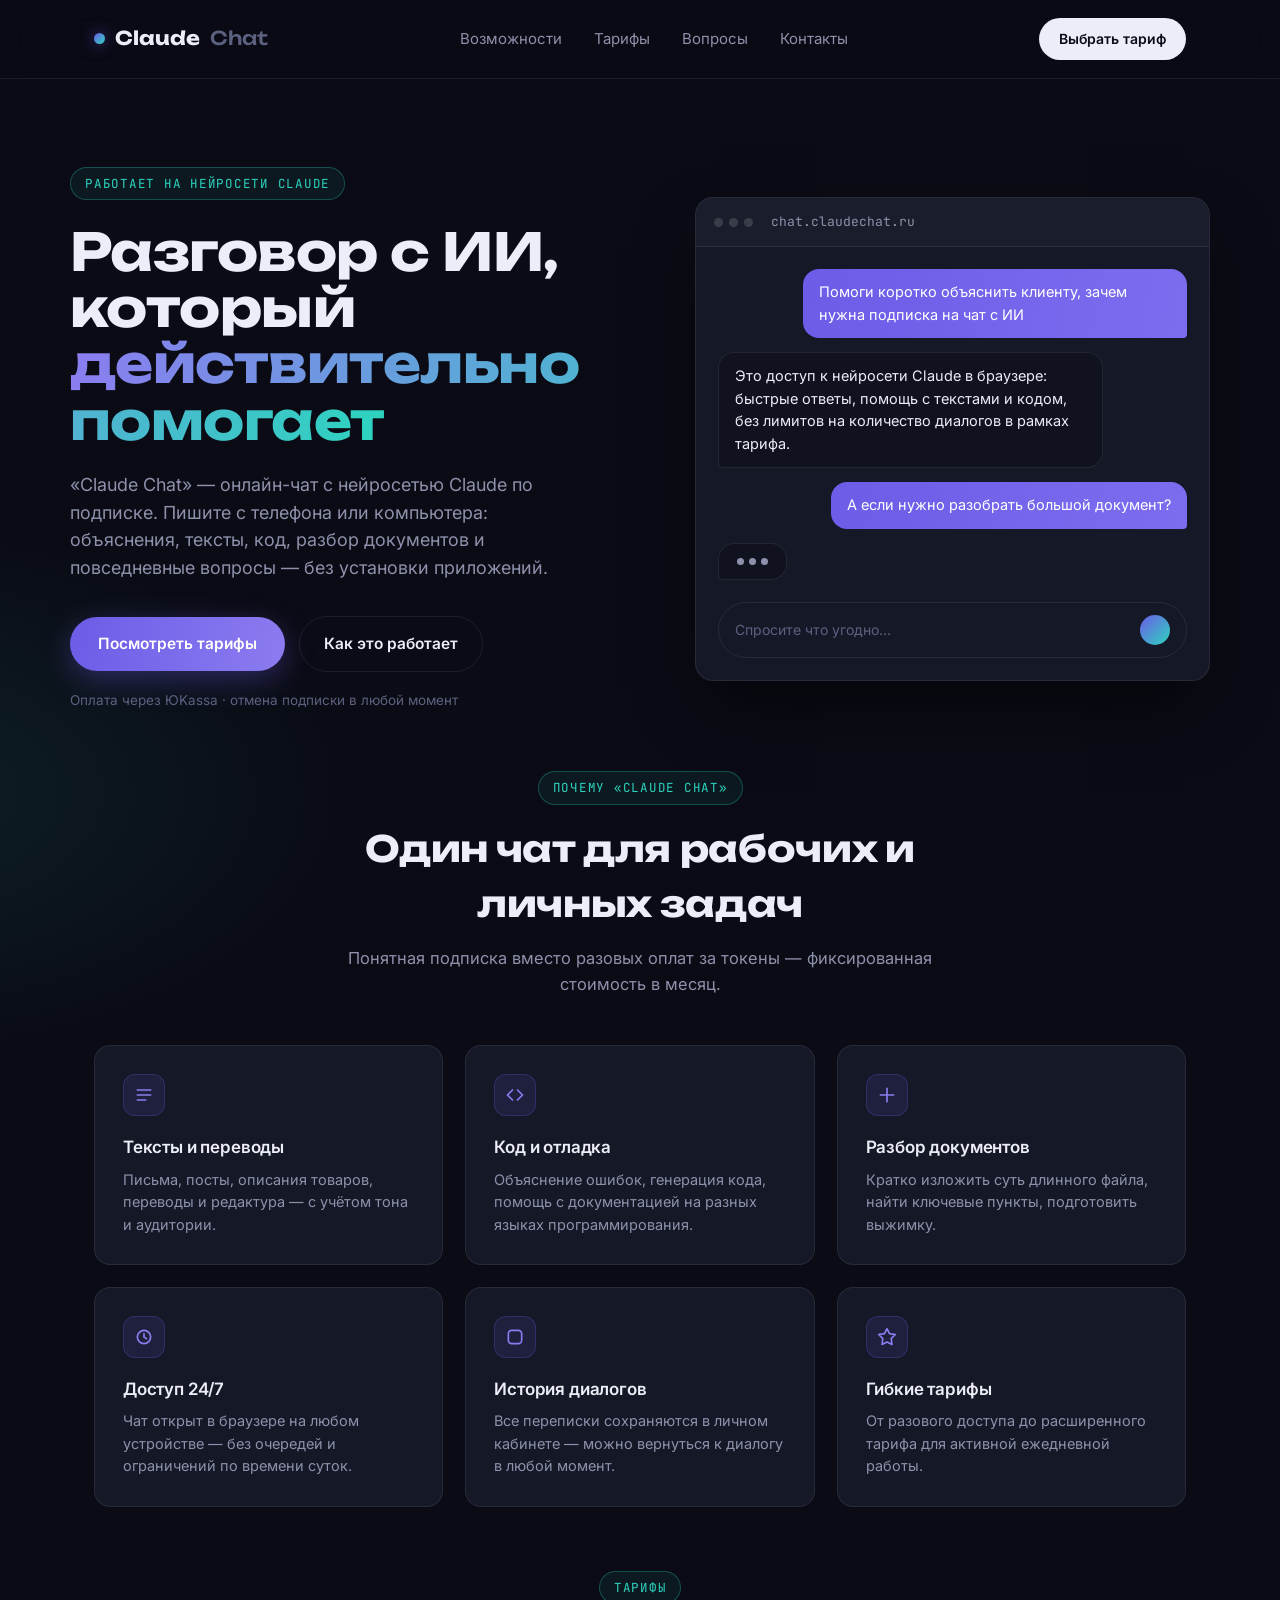
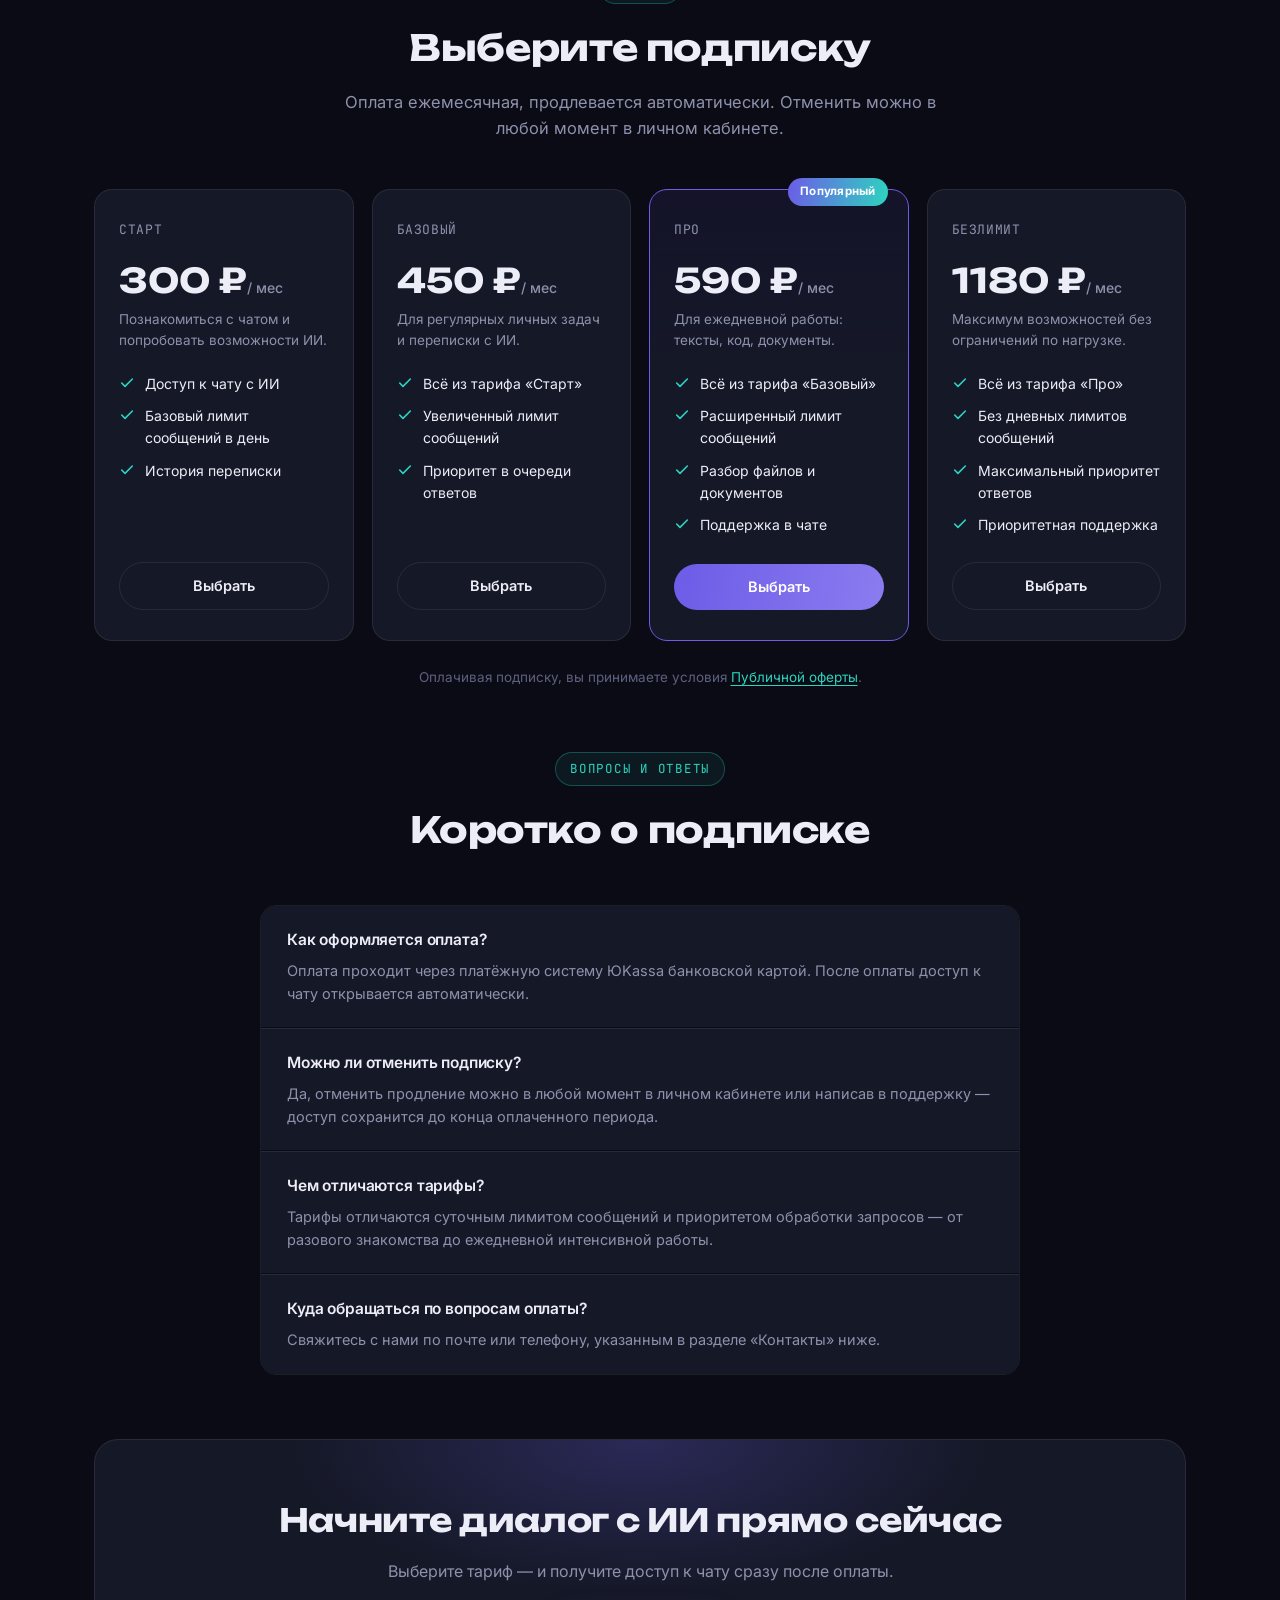
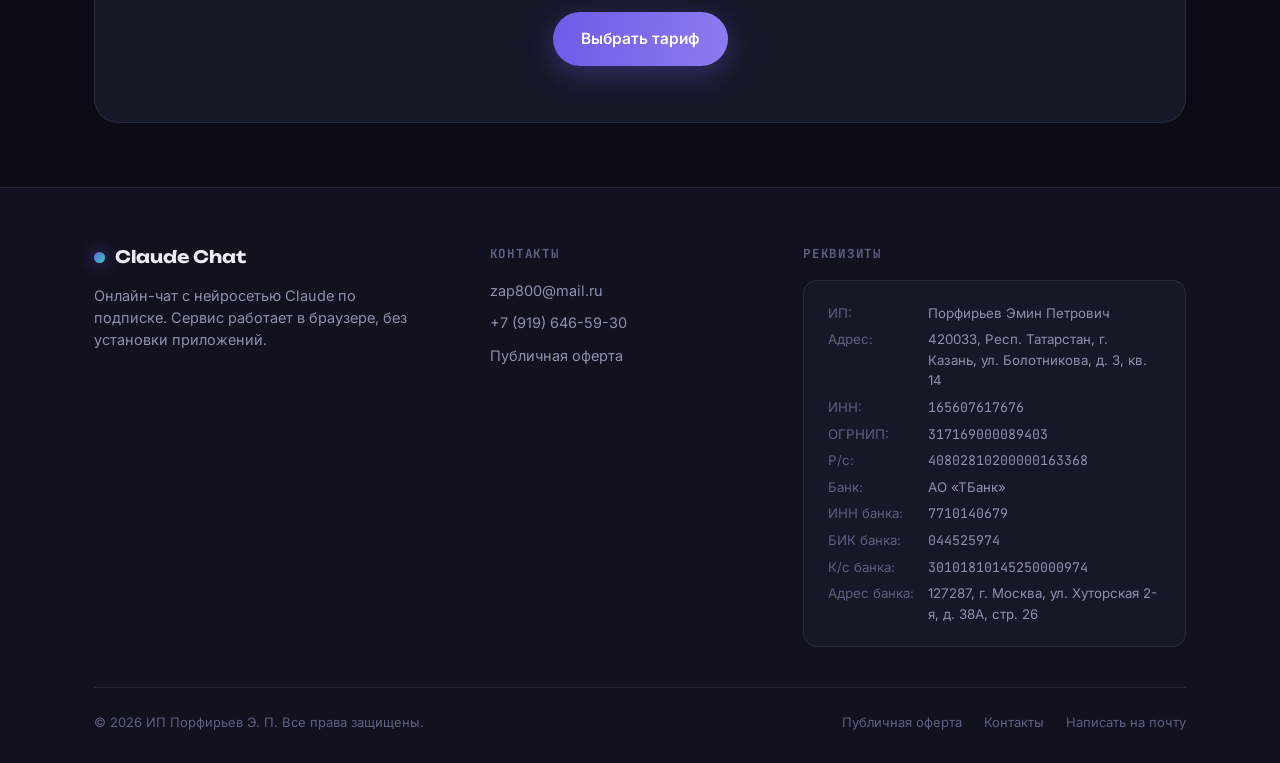
<file: cloude.html>
<!DOCTYPE html>
<html lang="ru">
<head>
<meta charset="UTF-8">
<meta name="viewport" content="width=device-width, initial-scale=1.0">
<link rel="icon" type="image/svg+xml" href="favicon.svg">
<title>Claude Chat — онлайн-чат с нейросетью Claude по подписке</title>
<link rel="preconnect" href="https://fonts.googleapis.com">
<link rel="preconnect" href="https://fonts.gstatic.com" crossorigin>
<link href="https://fonts.googleapis.com/css2?family=Unbounded:wght@500;600;700;800&family=Inter:wght@400;500;600;700&family=JetBrains+Mono:wght@400;500&display=swap" rel="stylesheet">
<style>
  :root{
    --bg: #0A0B14;
    --bg-soft: #10121F;
    --card: #151827;
    --card-hover: #1A1E30;
    --border: rgba(255,255,255,0.08);
    --text: #ECEDF6;
    --muted: #8D91AB;
    --muted-2: #5D6180;
    --accent: #6C5CE7;
    --accent-soft: #8B7CF0;
    --teal: #2DD4BF;
    --radius: 18px;
  }
  *{box-sizing:border-box; margin:0; padding:0;}
  html{scroll-behavior:smooth;}
  body{
    background:
      radial-gradient(1100px 600px at 85% -10%, rgba(108,92,231,0.20), transparent 60%),
      radial-gradient(900px 500px at -10% 20%, rgba(45,212,191,0.10), transparent 55%),
      var(--bg);
    color:var(--text);
    font-family:'Inter', sans-serif;
    line-height:1.55;
    -webkit-font-smoothing:antialiased;
    overflow-x:hidden;
  }
  a{color:inherit; text-decoration:none;}
  .mono{font-family:'JetBrains Mono', monospace;}
  .wrap{max-width:1140px; margin:0 auto; padding:0 24px;}
  h1,h2,h3{font-family:'Unbounded', sans-serif; letter-spacing:-0.01em;}

  /* focus visibility */
  a:focus-visible, button:focus-visible{outline:2px solid var(--teal); outline-offset:3px; border-radius:6px;}

  /* ---------- HEADER ---------- */
  header{
    position:sticky; top:0; z-index:50;
    background:rgba(10,11,20,0.72);
    backdrop-filter:blur(14px);
    border-bottom:1px solid var(--border);
  }
  .nav{display:flex; align-items:center; justify-content:space-between; padding:18px 24px;}
  .logo{display:flex; align-items:center; gap:10px; font-family:'Unbounded'; font-weight:700; font-size:19px;}
  .logo-dot{
    width:11px; height:11px; border-radius:50%;
    background:linear-gradient(135deg, var(--accent), var(--teal));
    box-shadow:0 0 16px rgba(108,92,231,0.7);
    flex-shrink:0;
  }
  .nav-links{display:flex; gap:32px; font-size:15px; color:var(--muted);}
  .nav-links a:hover{color:var(--text);}
  .nav-cta{
    background:var(--text); color:var(--bg); padding:10px 20px; border-radius:100px;
    font-weight:600; font-size:14px; white-space:nowrap;
  }
  .nav-cta:hover{background:var(--teal);}
  .burger{display:none;}

  /* ---------- HERO ---------- */
  .hero{
    padding:88px 0 60px;
    display:grid; grid-template-columns:1.05fr 0.95fr; gap:56px; align-items:center;
  }
  .eyebrow{
    display:inline-flex; align-items:center; gap:8px;
    font-family:'JetBrains Mono'; font-size:12.5px; letter-spacing:0.06em; text-transform:uppercase;
    color:var(--teal); border:1px solid rgba(45,212,191,0.3); background:rgba(45,212,191,0.07);
    padding:6px 14px; border-radius:100px; margin-bottom:24px;
  }
  .hero h1{
    font-size:clamp(34px, 4.4vw, 52px); font-weight:700; line-height:1.08; margin-bottom:22px;
  }
  .hero h1 .grad{
    background:linear-gradient(100deg, var(--accent-soft), var(--teal));
    -webkit-background-clip:text; background-clip:text; color:transparent;
  }
  .hero p.lead{color:var(--muted); font-size:18px; max-width:520px; margin-bottom:34px;}
  .hero-actions{display:flex; gap:14px; flex-wrap:wrap; align-items:center;}
  .btn-primary{
    background:linear-gradient(100deg, var(--accent), #8B7CF0);
    color:#fff; padding:15px 28px; border-radius:100px; font-weight:600; font-size:15.5px;
    box-shadow:0 8px 30px rgba(108,92,231,0.35);
    border:none; cursor:pointer; display:inline-block;
    transition:transform .18s ease, box-shadow .18s ease;
  }
  .btn-primary:hover{transform:translateY(-2px); box-shadow:0 12px 34px rgba(108,92,231,0.5);}
  .btn-ghost{
    color:var(--text); padding:15px 24px; border-radius:100px; font-weight:600; font-size:15.5px;
    border:1px solid var(--border);
  }
  .btn-ghost:hover{border-color:var(--muted-2);}
  .hero-note{margin-top:18px; font-size:13.5px; color:var(--muted-2);}

  /* ---------- CHAT MOCKUP (signature element) ---------- */
  .chat-mock{
    background:var(--card); border:1px solid var(--border); border-radius:var(--radius);
    padding:0; overflow:hidden;
    box-shadow:0 30px 70px -20px rgba(0,0,0,0.6);
  }
  .chat-bar{
    display:flex; align-items:center; gap:8px; padding:14px 18px;
    border-bottom:1px solid var(--border); background:rgba(255,255,255,0.02);
  }
  .chat-bar .dots{display:flex; gap:6px;}
  .chat-bar .dots span{width:9px; height:9px; border-radius:50%; background:rgba(255,255,255,0.14);}
  .chat-bar .title{margin-left:10px; font-size:13px; color:var(--muted); font-family:'JetBrains Mono';}
  .chat-body{padding:22px; display:flex; flex-direction:column; gap:14px;}
  .bubble{max-width:82%; padding:12px 16px; border-radius:16px; font-size:14.5px;}
  .bubble.user{
    align-self:flex-end; background:linear-gradient(100deg, var(--accent), #7C6DEF); color:#fff;
    border-bottom-right-radius:4px;
  }
  .bubble.ai{
    align-self:flex-start; background:var(--bg-soft); border:1px solid var(--border); color:var(--text);
    border-bottom-left-radius:4px;
  }
  .typing{display:flex; gap:5px; align-self:flex-start; background:var(--bg-soft); border:1px solid var(--border);
    padding:14px 18px; border-radius:16px; border-bottom-left-radius:4px;}
  .typing span{width:7px; height:7px; border-radius:50%; background:var(--muted); animation:blink 1.3s infinite ease-in-out;}
  .typing span:nth-child(2){animation-delay:.18s;}
  .typing span:nth-child(3){animation-delay:.36s;}
  @keyframes blink{0%,80%,100%{opacity:.25; transform:translateY(0);} 40%{opacity:1; transform:translateY(-3px);}}
  .chat-input{
    display:flex; align-items:center; gap:10px; margin:0 22px 22px; padding:12px 16px;
    border:1px solid var(--border); border-radius:100px; color:var(--muted-2); font-size:14px;
  }
  .chat-input .send{
    margin-left:auto; width:30px; height:30px; border-radius:50%;
    background:linear-gradient(135deg, var(--accent), var(--teal)); flex-shrink:0;
  }

  @media (prefers-reduced-motion: reduce){
    .typing span{animation:none; opacity:.6;}
  }

  /* ---------- SECTIONS ---------- */
  section{padding:70px 0;}
  .section-head{max-width:640px; margin:0 auto 48px; text-align:center;}
  .section-head .eyebrow{margin-bottom:16px;}
  .section-head h2{font-size:clamp(26px, 3.2vw, 36px); margin-bottom:14px;}
  .section-head p{color:var(--muted); font-size:16.5px;}

  /* features */
  .features{display:grid; grid-template-columns:repeat(3, 1fr); gap:22px;}
  .feature{
    background:var(--card); border:1px solid var(--border); border-radius:16px; padding:28px;
  }
  .feature .icon{
    width:42px; height:42px; border-radius:12px; display:flex; align-items:center; justify-content:center;
    background:rgba(108,92,231,0.12); border:1px solid rgba(108,92,231,0.25); margin-bottom:18px;
  }
  .feature h3{font-size:17px; font-weight:600; margin-bottom:8px; font-family:'Inter';}
  .feature p{color:var(--muted); font-size:14.5px;}

  /* pricing */
  .price-grid{display:grid; grid-template-columns:repeat(4, 1fr); gap:18px;}
  .plan{
    background:var(--card); border:1px solid var(--border); border-radius:var(--radius);
    padding:30px 24px; display:flex; flex-direction:column; position:relative;
    transition:transform .18s ease, border-color .18s ease;
  }
  .plan:hover{transform:translateY(-4px); border-color:rgba(108,92,231,0.4);}
  .plan.featured{border-color:var(--accent); background:linear-gradient(180deg, rgba(108,92,231,0.10), var(--card) 40%);}
  .plan .tag{
    position:absolute; top:-12px; right:20px; background:linear-gradient(100deg, var(--accent), var(--teal));
    color:#fff; font-size:11.5px; font-weight:700; padding:5px 12px; border-radius:100px; letter-spacing:.02em;
  }
  .plan .name{font-family:'JetBrains Mono'; font-size:13px; color:var(--muted); text-transform:uppercase; letter-spacing:.05em; margin-bottom:14px;}
  .plan .price{font-family:'Unbounded'; font-size:34px; font-weight:700; margin-bottom:2px;}
  .plan .price span{font-family:'Inter'; font-size:14px; color:var(--muted); font-weight:500;}
  .plan .desc{color:var(--muted); font-size:13.5px; margin-bottom:22px; min-height:36px;}
  .plan ul{list-style:none; display:flex; flex-direction:column; gap:11px; margin-bottom:26px; flex:1;}
  .plan li{font-size:14px; display:flex; gap:10px; align-items:flex-start;}
  .plan li svg{flex-shrink:0; margin-top:2px;}
  .plan .buy{
    text-align:center; padding:12px; border-radius:100px; font-weight:600; font-size:14.5px;
    border:1px solid var(--border); color:var(--text);
  }
  .plan.featured .buy{background:linear-gradient(100deg, var(--accent), #8B7CF0); border:none; color:#fff;}
  .plan .buy:hover{border-color:var(--muted-2);}

  .price-note{text-align:center; color:var(--muted-2); font-size:13.5px; margin-top:26px;}
  .price-note a{color:var(--teal); text-decoration:underline; text-underline-offset:3px;}

  /* faq */
  .faq{max-width:760px; margin:0 auto; display:flex; flex-direction:column; gap:1px; border:1px solid var(--border); border-radius:16px; overflow:hidden;}
  .faq-item{background:var(--card); padding:22px 26px;}
  .faq-item + .faq-item{border-top:1px solid var(--border);}
  .faq-item h3{font-size:15.5px; font-weight:600; margin-bottom:8px; font-family:'Inter';}
  .faq-item p{color:var(--muted); font-size:14.5px;}

  /* CTA band */
  .cta-band{
    background:var(--card); border:1px solid var(--border); border-radius:24px; padding:56px 40px;
    text-align:center; position:relative; overflow:hidden;
  }
  .cta-band::before{
    content:''; position:absolute; inset:0;
    background:radial-gradient(500px 220px at 50% 0%, rgba(108,92,231,0.25), transparent 70%);
  }
  .cta-band h2{position:relative; font-size:clamp(24px,3vw,32px); margin-bottom:14px;}
  .cta-band p{position:relative; color:var(--muted); margin-bottom:28px;}
  .cta-band .btn-primary{position:relative;}

  /* ---------- FOOTER ---------- */
  footer{border-top:1px solid var(--border); padding:56px 0 30px; background:var(--bg-soft);}
  .footer-grid{display:grid; grid-template-columns:1.3fr 1fr 1.4fr; gap:40px; margin-bottom:40px;}
  .footer-col h4{font-family:'JetBrains Mono'; font-size:12.5px; text-transform:uppercase; letter-spacing:.06em; color:var(--muted-2); margin-bottom:16px;}
  .footer-col p, .footer-col a{font-size:14.5px; color:var(--muted); display:block; margin-bottom:10px;}
  .footer-col a:hover{color:var(--teal);}
  .footer-logo{display:flex; align-items:center; gap:10px; font-family:'Unbounded'; font-weight:700; font-size:17px; margin-bottom:14px;}
  .footer-desc{color:var(--muted-2); font-size:13.5px; max-width:320px;}

  .requisites{
    border:1px solid var(--border); border-radius:14px; padding:22px 24px; background:var(--card);
  }
  .requisites dl{display:grid; grid-template-columns:auto 1fr; gap:6px 14px; font-size:13.3px;}
  .requisites dt{color:var(--muted-2); white-space:nowrap;}
  .requisites dd{color:var(--muted);}

  .legal-bar{
    border-top:1px solid var(--border); padding-top:24px; display:flex; justify-content:space-between;
    flex-wrap:wrap; gap:14px; font-size:13px; color:var(--muted-2);
  }
  .legal-bar .links{display:flex; gap:22px; flex-wrap:wrap;}
  .legal-bar a:hover{color:var(--teal);}

  /* ---------- RESPONSIVE ---------- */
  @media (max-width: 920px){
    .hero{grid-template-columns:1fr; padding-top:56px;}
    .features{grid-template-columns:1fr 1fr;}
    .price-grid{grid-template-columns:1fr 1fr;}
    .footer-grid{grid-template-columns:1fr; gap:30px;}
    .nav-links{display:none;}
  }
  @media (max-width: 560px){
    .features{grid-template-columns:1fr;}
    .price-grid{grid-template-columns:1fr;}
    .hero-actions{flex-direction:column; align-items:stretch;}
    .btn-primary, .btn-ghost{text-align:center;}
    .legal-bar{flex-direction:column; align-items:flex-start;}
  }
</style>
</head>
<body>

<header>
  <div class="wrap nav">
    <div class="logo"><span class="logo-dot"></span>Claude<span style="color:var(--muted-2); font-weight:500;"> Chat</span></div>
    <nav class="nav-links">
      <a href="#features">Возможности</a>
      <a href="#pricing">Тарифы</a>
      <a href="#faq">Вопросы</a>
      <a href="#contacts">Контакты</a>
    </nav>
    <a href="#pricing" class="nav-cta">Выбрать тариф</a>
  </div>
</header>

<main>
  <!-- HERO -->
  <section class="hero wrap">
    <div>
      <div class="eyebrow">Работает на нейросети Claude</div>
      <h1>Разговор с ИИ,<br>который <span class="grad">действительно помогает</span></h1>
      <p class="lead">«Claude Chat» — онлайн-чат с нейросетью Claude по подписке. Пишите с телефона или компьютера: объяснения, тексты, код, разбор документов и повседневные вопросы — без установки приложений.</p>
      <div class="hero-actions">
        <a href="#pricing" class="btn-primary">Посмотреть тарифы</a>
        <a href="#faq" class="btn-ghost">Как это работает</a>
      </div>
      <p class="hero-note">Оплата через ЮKassa · отмена подписки в любой момент</p>
    </div>

    <div class="chat-mock" role="img" aria-label="Пример переписки с ИИ-собеседником">
      <div class="chat-bar">
        <div class="dots"><span></span><span></span><span></span></div>
        <div class="title">chat.claudechat.ru</div>
      </div>
      <div class="chat-body">
        <div class="bubble user">Помоги коротко объяснить клиенту, зачем нужна подписка на чат с ИИ</div>
        <div class="bubble ai">Это доступ к нейросети Claude в браузере: быстрые ответы, помощь с текстами и кодом, без лимитов на количество диалогов в рамках тарифа.</div>
        <div class="bubble user">А если нужно разобрать большой документ?</div>
        <div class="typing"><span></span><span></span><span></span></div>
      </div>
      <div class="chat-input">Спросите что угодно…<div class="send"></div></div>
    </div>
  </section>

  <!-- FEATURES -->
  <section id="features" class="wrap">
    <div class="section-head">
      <div class="eyebrow">Почему «Claude Chat»</div>
      <h2>Один чат для рабочих и личных задач</h2>
      <p>Понятная подписка вместо разовых оплат за токены — фиксированная стоимость в месяц.</p>
    </div>
    <div class="features">
      <div class="feature">
        <div class="icon">
          <svg width="20" height="20" viewBox="0 0 24 24" fill="none"><path d="M4 6h16M4 12h16M4 18h10" stroke="#8B7CF0" stroke-width="2" stroke-linecap="round"/></svg>
        </div>
        <h3>Тексты и переводы</h3>
        <p>Письма, посты, описания товаров, переводы и редактура — с учётом тона и аудитории.</p>
      </div>
      <div class="feature">
        <div class="icon">
          <svg width="20" height="20" viewBox="0 0 24 24" fill="none"><path d="M9 6l-6 6 6 6M15 6l6 6-6 6" stroke="#8B7CF0" stroke-width="2" stroke-linecap="round" stroke-linejoin="round"/></svg>
        </div>
        <h3>Код и отладка</h3>
        <p>Объяснение ошибок, генерация кода, помощь с документацией на разных языках программирования.</p>
      </div>
      <div class="feature">
        <div class="icon">
          <svg width="20" height="20" viewBox="0 0 24 24" fill="none"><path d="M12 4v16M4 12h16" stroke="#8B7CF0" stroke-width="2" stroke-linecap="round"/></svg>
        </div>
        <h3>Разбор документов</h3>
        <p>Кратко изложить суть длинного файла, найти ключевые пункты, подготовить выжимку.</p>
      </div>
      <div class="feature">
        <div class="icon">
          <svg width="20" height="20" viewBox="0 0 24 24" fill="none"><circle cx="12" cy="12" r="8" stroke="#8B7CF0" stroke-width="2"/><path d="M12 8v4l3 2" stroke="#8B7CF0" stroke-width="2" stroke-linecap="round"/></svg>
        </div>
        <h3>Доступ 24/7</h3>
        <p>Чат открыт в браузере на любом устройстве — без очередей и ограничений по времени суток.</p>
      </div>
      <div class="feature">
        <div class="icon">
          <svg width="20" height="20" viewBox="0 0 24 24" fill="none"><rect x="4" y="4" width="16" height="16" rx="4" stroke="#8B7CF0" stroke-width="2"/></svg>
        </div>
        <h3>История диалогов</h3>
        <p>Все переписки сохраняются в личном кабинете — можно вернуться к диалогу в любой момент.</p>
      </div>
      <div class="feature">
        <div class="icon">
          <svg width="20" height="20" viewBox="0 0 24 24" fill="none"><path d="M12 2l3 6 7 1-5 5 1 7-6-3-6 3 1-7-5-5 7-1 3-6z" stroke="#8B7CF0" stroke-width="2" stroke-linejoin="round"/></svg>
        </div>
        <h3>Гибкие тарифы</h3>
        <p>От разового доступа до расширенного тарифа для активной ежедневной работы.</p>
      </div>
    </div>
  </section>

  <!-- PRICING -->
  <section id="pricing" class="wrap" style="margin-top:64px;">
    <div class="section-head">
      <div class="eyebrow">Тарифы</div>
      <h2>Выберите подписку</h2>
      <p>Оплата ежемесячная, продлевается автоматически. Отменить можно в любой момент в личном кабинете.</p>
    </div>

    <div class="price-grid">
      <div class="plan">
        <div class="name">Старт</div>
        <div class="price">300 ₽<span>/ мес</span></div>
        <div class="desc">Познакомиться с чатом и попробовать возможности ИИ.</div>
        <ul>
          <li><svg width="16" height="16" viewBox="0 0 24 24" fill="none"><path d="M20 6L9 17l-5-5" stroke="#2DD4BF" stroke-width="2.4" stroke-linecap="round" stroke-linejoin="round"/></svg>Доступ к чату с ИИ</li>
          <li><svg width="16" height="16" viewBox="0 0 24 24" fill="none"><path d="M20 6L9 17l-5-5" stroke="#2DD4BF" stroke-width="2.4" stroke-linecap="round" stroke-linejoin="round"/></svg>Базовый лимит сообщений в день</li>
          <li><svg width="16" height="16" viewBox="0 0 24 24" fill="none"><path d="M20 6L9 17l-5-5" stroke="#2DD4BF" stroke-width="2.4" stroke-linecap="round" stroke-linejoin="round"/></svg>История переписки</li>
        </ul>
        <a href="#contacts" class="buy">Выбрать</a>
      </div>

      <div class="plan">
        <div class="name">Базовый</div>
        <div class="price">450 ₽<span>/ мес</span></div>
        <div class="desc">Для регулярных личных задач и переписки с ИИ.</div>
        <ul>
          <li><svg width="16" height="16" viewBox="0 0 24 24" fill="none"><path d="M20 6L9 17l-5-5" stroke="#2DD4BF" stroke-width="2.4" stroke-linecap="round" stroke-linejoin="round"/></svg>Всё из тарифа «Старт»</li>
          <li><svg width="16" height="16" viewBox="0 0 24 24" fill="none"><path d="M20 6L9 17l-5-5" stroke="#2DD4BF" stroke-width="2.4" stroke-linecap="round" stroke-linejoin="round"/></svg>Увеличенный лимит сообщений</li>
          <li><svg width="16" height="16" viewBox="0 0 24 24" fill="none"><path d="M20 6L9 17l-5-5" stroke="#2DD4BF" stroke-width="2.4" stroke-linecap="round" stroke-linejoin="round"/></svg>Приоритет в очереди ответов</li>
        </ul>
        <a href="#contacts" class="buy">Выбрать</a>
      </div>

      <div class="plan featured">
        <div class="tag">Популярный</div>
        <div class="name">Про</div>
        <div class="price">590 ₽<span>/ мес</span></div>
        <div class="desc">Для ежедневной работы: тексты, код, документы.</div>
        <ul>
          <li><svg width="16" height="16" viewBox="0 0 24 24" fill="none"><path d="M20 6L9 17l-5-5" stroke="#2DD4BF" stroke-width="2.4" stroke-linecap="round" stroke-linejoin="round"/></svg>Всё из тарифа «Базовый»</li>
          <li><svg width="16" height="16" viewBox="0 0 24 24" fill="none"><path d="M20 6L9 17l-5-5" stroke="#2DD4BF" stroke-width="2.4" stroke-linecap="round" stroke-linejoin="round"/></svg>Расширенный лимит сообщений</li>
          <li><svg width="16" height="16" viewBox="0 0 24 24" fill="none"><path d="M20 6L9 17l-5-5" stroke="#2DD4BF" stroke-width="2.4" stroke-linecap="round" stroke-linejoin="round"/></svg>Разбор файлов и документов</li>
          <li><svg width="16" height="16" viewBox="0 0 24 24" fill="none"><path d="M20 6L9 17l-5-5" stroke="#2DD4BF" stroke-width="2.4" stroke-linecap="round" stroke-linejoin="round"/></svg>Поддержка в чате</li>
        </ul>
        <a href="#contacts" class="buy">Выбрать</a>
      </div>

      <div class="plan">
        <div class="name">Безлимит</div>
        <div class="price">1180 ₽<span>/ мес</span></div>
        <div class="desc">Максимум возможностей без ограничений по нагрузке.</div>
        <ul>
          <li><svg width="16" height="16" viewBox="0 0 24 24" fill="none"><path d="M20 6L9 17l-5-5" stroke="#2DD4BF" stroke-width="2.4" stroke-linecap="round" stroke-linejoin="round"/></svg>Всё из тарифа «Про»</li>
          <li><svg width="16" height="16" viewBox="0 0 24 24" fill="none"><path d="M20 6L9 17l-5-5" stroke="#2DD4BF" stroke-width="2.4" stroke-linecap="round" stroke-linejoin="round"/></svg>Без дневных лимитов сообщений</li>
          <li><svg width="16" height="16" viewBox="0 0 24 24" fill="none"><path d="M20 6L9 17l-5-5" stroke="#2DD4BF" stroke-width="2.4" stroke-linecap="round" stroke-linejoin="round"/></svg>Максимальный приоритет ответов</li>
          <li><svg width="16" height="16" viewBox="0 0 24 24" fill="none"><path d="M20 6L9 17l-5-5" stroke="#2DD4BF" stroke-width="2.4" stroke-linecap="round" stroke-linejoin="round"/></svg>Приоритетная поддержка</li>
        </ul>
        <a href="#contacts" class="buy">Выбрать</a>
      </div>
    </div>
    <p class="price-note">Оплачивая подписку, вы принимаете условия <a href="oferta.html">Публичной оферты</a>.</p>
  </section>

  <!-- FAQ -->
  <section id="faq" class="wrap" style="margin-top:64px;">
    <div class="section-head">
      <div class="eyebrow">Вопросы и ответы</div>
      <h2>Коротко о подписке</h2>
    </div>
    <div class="faq">
      <div class="faq-item">
        <h3>Как оформляется оплата?</h3>
        <p>Оплата проходит через платёжную систему ЮKassa банковской картой. После оплаты доступ к чату открывается автоматически.</p>
      </div>
      <div class="faq-item">
        <h3>Можно ли отменить подписку?</h3>
        <p>Да, отменить продление можно в любой момент в личном кабинете или написав в поддержку — доступ сохранится до конца оплаченного периода.</p>
      </div>
      <div class="faq-item">
        <h3>Чем отличаются тарифы?</h3>
        <p>Тарифы отличаются суточным лимитом сообщений и приоритетом обработки запросов — от разового знакомства до ежедневной интенсивной работы.</p>
      </div>
      <div class="faq-item">
        <h3>Куда обращаться по вопросам оплаты?</h3>
        <p>Свяжитесь с нами по почте или телефону, указанным в разделе «Контакты» ниже.</p>
      </div>
    </div>
  </section>

  <!-- CTA -->
  <section class="wrap" style="margin-top:64px;">
    <div class="cta-band">
      <h2>Начните диалог с ИИ прямо сейчас</h2>
      <p>Выберите тариф — и получите доступ к чату сразу после оплаты.</p>
      <a href="#pricing" class="btn-primary">Выбрать тариф</a>
    </div>
  </section>
</main>

<footer id="contacts" style="margin-top:64px;">
  <div class="wrap">
    <div class="footer-grid">
      <div class="footer-col">
        <div class="footer-logo"><span class="logo-dot"></span>Claude Chat</div>
        <p class="footer-desc">Онлайн-чат с нейросетью Claude по подписке. Сервис работает в браузере, без установки приложений.</p>
      </div>

      <div class="footer-col">
        <h4>Контакты</h4>
        <a href="mailto:zap800@mail.ru">zap800@mail.ru</a>
        <a href="tel:+79196465930">+7 (919) 646-59-30</a>
        <a href="oferta.html">Публичная оферта</a>
      </div>

      <div class="footer-col">
        <h4>Реквизиты</h4>
        <div class="requisites">
          <dl>
            <dt>ИП:</dt><dd>Порфирьев Эмин Петрович</dd>
            <dt>Адрес:</dt><dd>420033, Респ. Татарстан, г. Казань, ул. Болотникова, д. 3, кв. 14</dd>
            <dt>ИНН:</dt><dd class="mono">165607617676</dd>
            <dt>ОГРНИП:</dt><dd class="mono">317169000089403</dd>
            <dt>Р/с:</dt><dd class="mono">40802810200000163368</dd>
            <dt>Банк:</dt><dd>АО «ТБанк»</dd>
            <dt>ИНН банка:</dt><dd class="mono">7710140679</dd>
            <dt>БИК банка:</dt><dd class="mono">044525974</dd>
            <dt>К/с банка:</dt><dd class="mono">30101810145250000974</dd>
            <dt>Адрес банка:</dt><dd>127287, г. Москва, ул. Хуторская 2-я, д. 38А, стр. 26</dd>
          </dl>
        </div>
      </div>
    </div>

    <div class="legal-bar">
      <div>© 2026 ИП Порфирьев Э. П. Все права защищены.</div>
      <div class="links">
        <a href="oferta.html">Публичная оферта</a>
        <a href="#contacts">Контакты</a>
        <a href="mailto:zap800@mail.ru">Написать на почту</a>
      </div>
    </div>
  </div>
</footer>

</body>
</html>
</file>
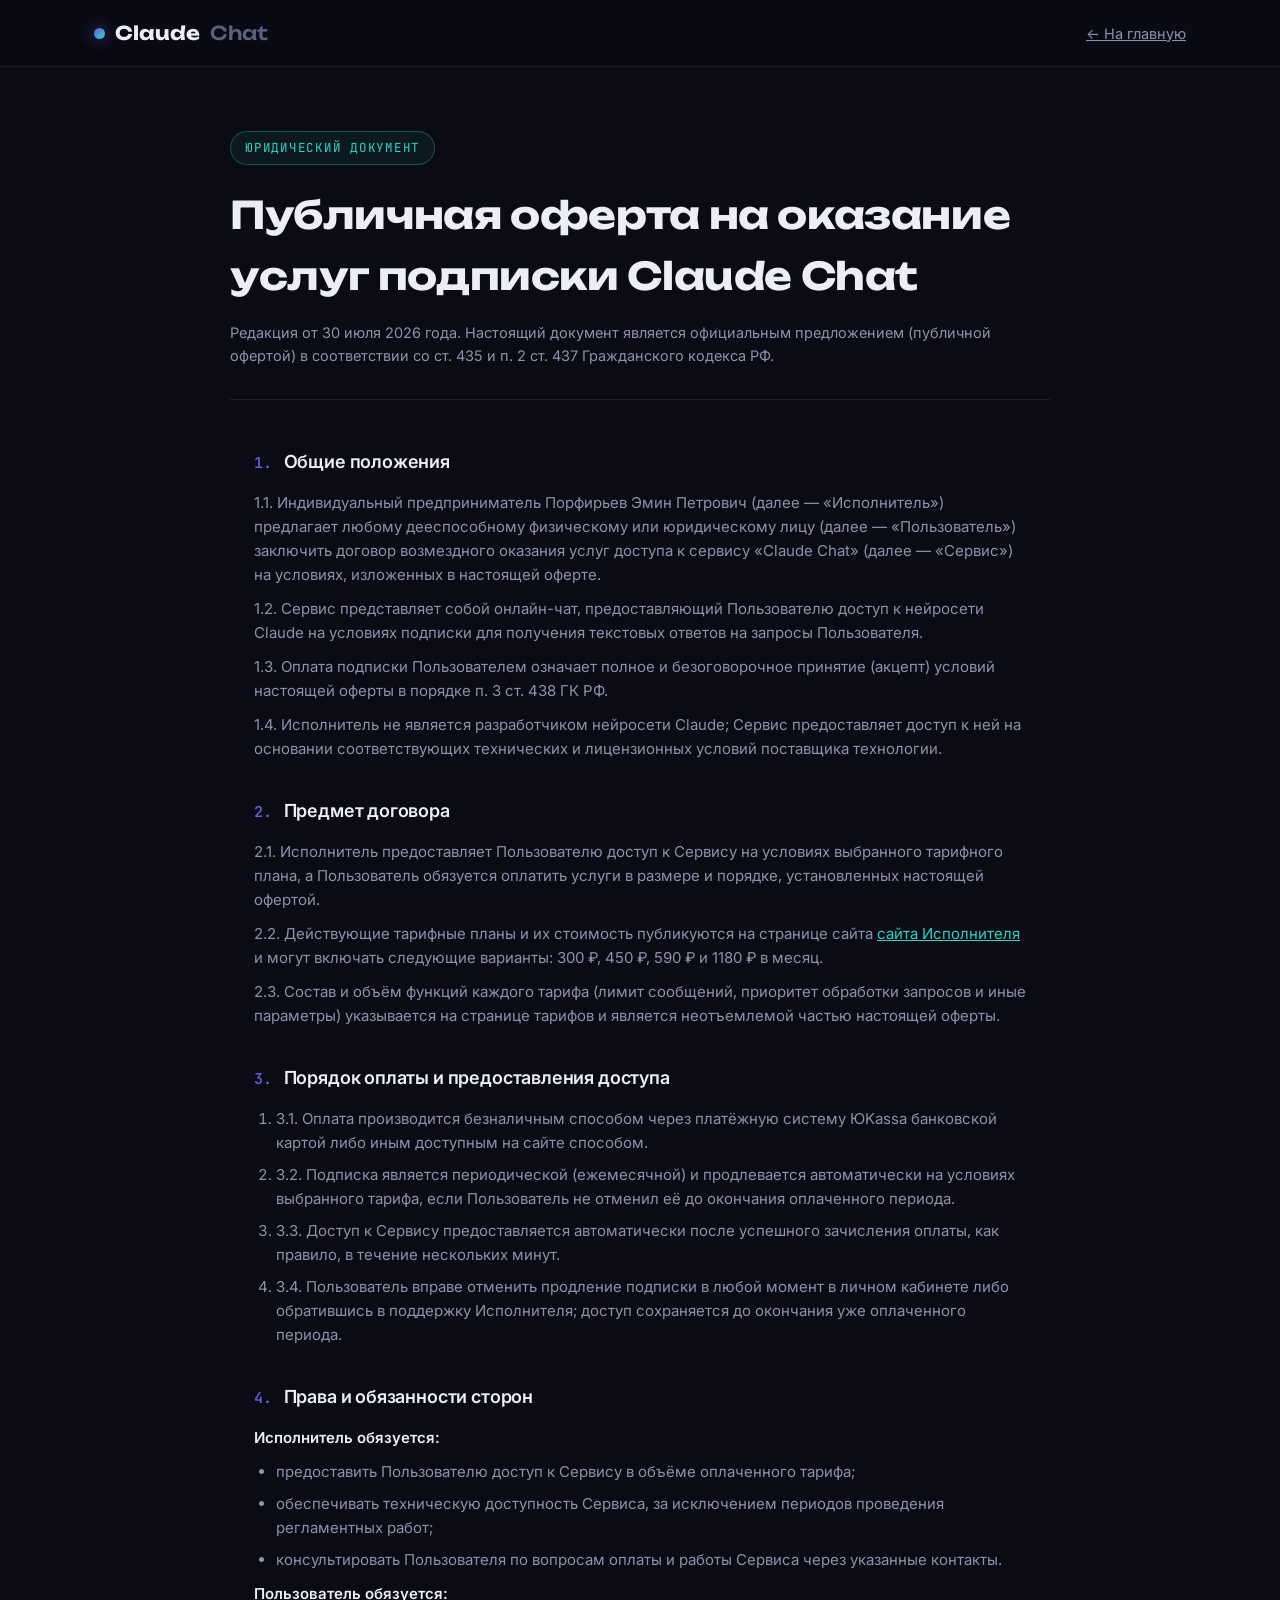
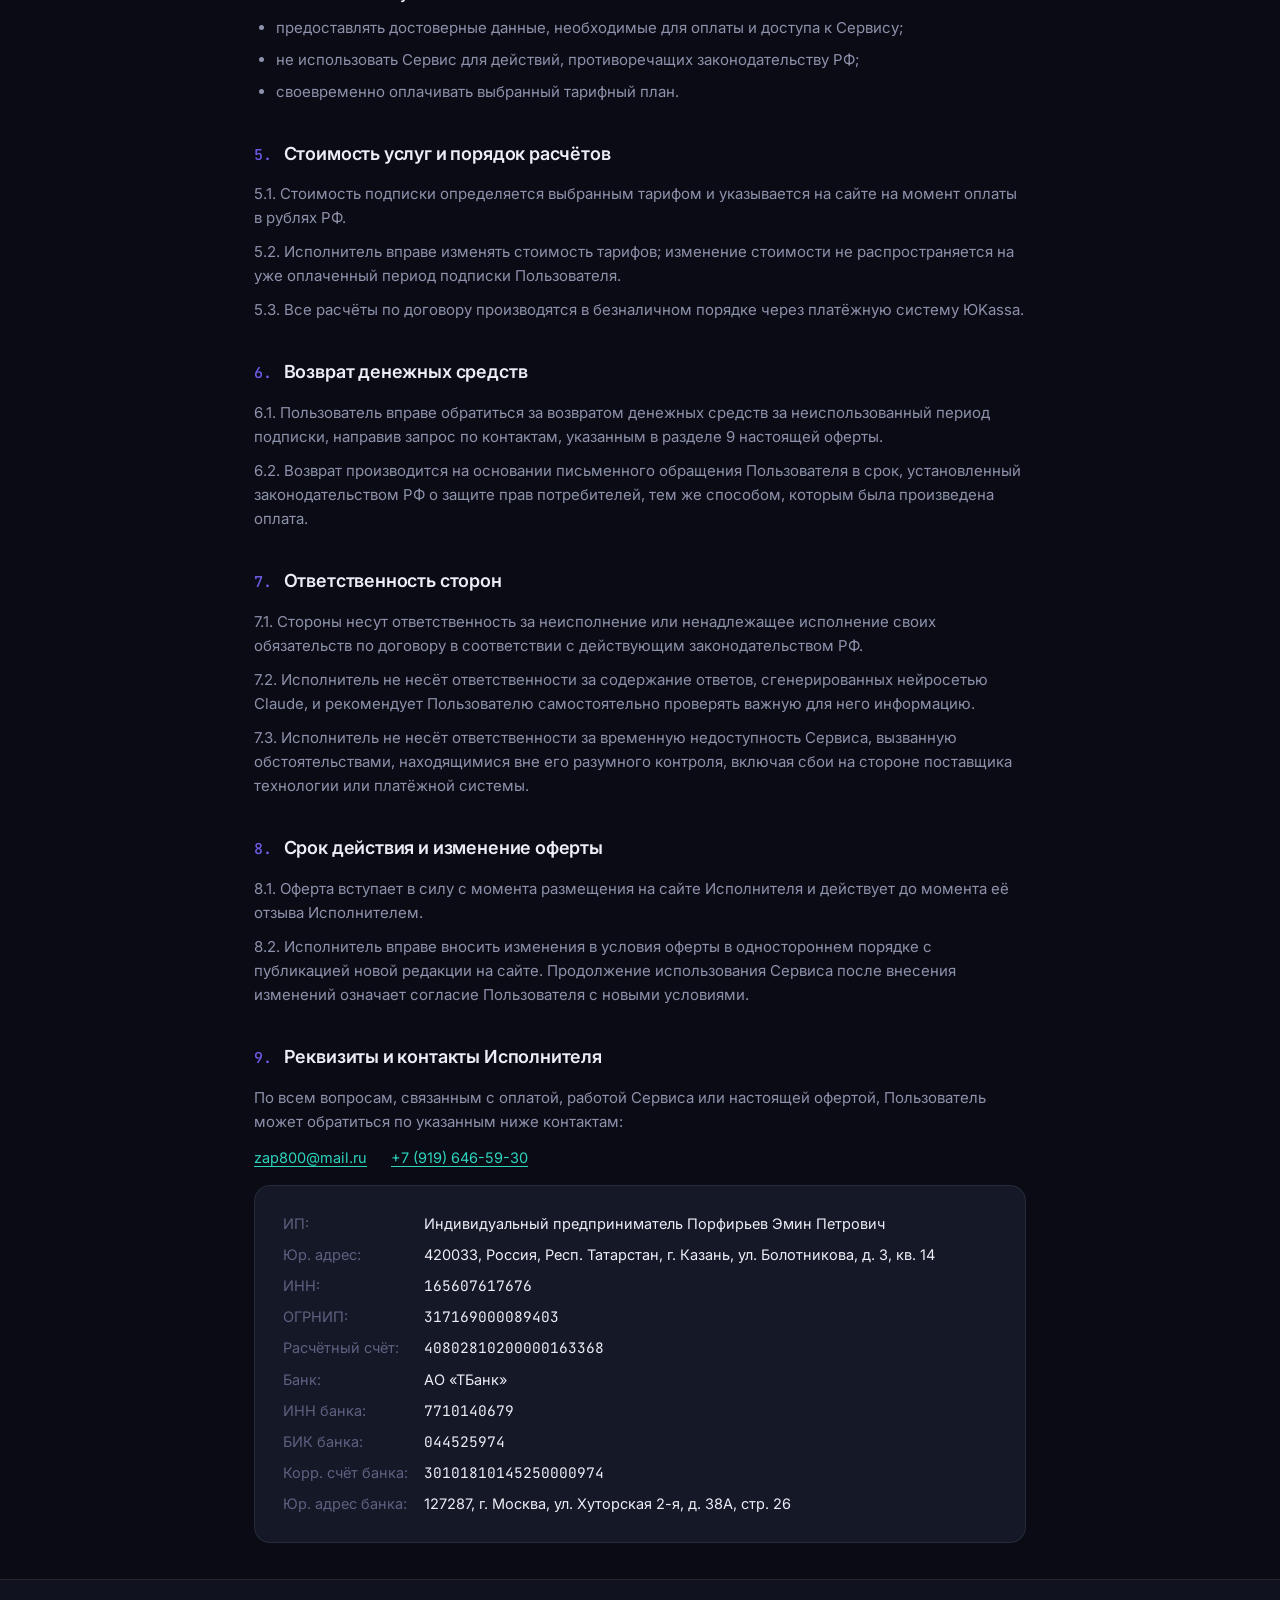
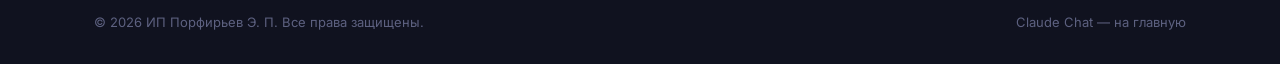
<file: oferta.html>
<!DOCTYPE html>
<html lang="ru">
<head>
<meta charset="UTF-8">
<meta name="viewport" content="width=device-width, initial-scale=1.0">
<link rel="icon" type="image/svg+xml" href="favicon.svg">
<title>Публичная оферта — Claude Chat</title>
<link rel="preconnect" href="https://fonts.googleapis.com">
<link rel="preconnect" href="https://fonts.gstatic.com" crossorigin>
<link href="https://fonts.googleapis.com/css2?family=Unbounded:wght@500;600;700;800&family=Inter:wght@400;500;600;700&family=JetBrains+Mono:wght@400;500&display=swap" rel="stylesheet">
<style>
  :root{
    --bg: #0A0B14;
    --bg-soft: #10121F;
    --card: #151827;
    --border: rgba(255,255,255,0.08);
    --text: #ECEDF6;
    --muted: #8D91AB;
    --muted-2: #5D6180;
    --accent: #6C5CE7;
    --teal: #2DD4BF;
  }
  *{box-sizing:border-box; margin:0; padding:0;}
  html{scroll-behavior:smooth;}
  body{
    background:
      radial-gradient(1100px 600px at 85% -10%, rgba(108,92,231,0.14), transparent 60%),
      var(--bg);
    color:var(--text);
    font-family:'Inter', sans-serif;
    line-height:1.6;
    -webkit-font-smoothing:antialiased;
  }
  a{color:var(--teal);}
  a:focus-visible, button:focus-visible{outline:2px solid var(--teal); outline-offset:3px; border-radius:6px;}
  .mono{font-family:'JetBrains Mono', monospace;}
  .wrap{max-width:820px; margin:0 auto; padding:0 24px;}
  h1,h2{font-family:'Unbounded', sans-serif; letter-spacing:-0.01em;}

  header{
    position:sticky; top:0; z-index:50;
    background:rgba(10,11,20,0.72);
    backdrop-filter:blur(14px);
    border-bottom:1px solid var(--border);
  }
  .nav{max-width:1140px; margin:0 auto; display:flex; align-items:center; justify-content:space-between; padding:18px 24px;}
  .logo{display:flex; align-items:center; gap:10px; font-family:'Unbounded'; font-weight:700; font-size:19px;}
  .logo-dot{
    width:11px; height:11px; border-radius:50%;
    background:linear-gradient(135deg, var(--accent), var(--teal));
    box-shadow:0 0 16px rgba(108,92,231,0.7);
    flex-shrink:0;
  }
  .back{font-size:14.5px; color:var(--muted); display:flex; align-items:center; gap:6px;}
  .back:hover{color:var(--text);}

  .doc-head{padding:64px 0 32px; border-bottom:1px solid var(--border); margin-bottom:48px;}
  .eyebrow{
    display:inline-flex; align-items:center; gap:8px;
    font-family:'JetBrains Mono'; font-size:12.5px; letter-spacing:0.06em; text-transform:uppercase;
    color:var(--teal); border:1px solid rgba(45,212,191,0.3); background:rgba(45,212,191,0.07);
    padding:6px 14px; border-radius:100px; margin-bottom:20px;
  }
  .doc-head h1{font-size:clamp(28px, 4vw, 38px); margin-bottom:14px;}
  .doc-head .meta{color:var(--muted); font-size:14.5px;}

  main{padding-bottom:80px;}
  .clause{margin-bottom:36px;}
  .clause h2{
    font-size:18px; font-weight:600; font-family:'Inter'; margin-bottom:14px;
    display:flex; align-items:baseline; gap:12px;
  }
  .clause h2 .num{
    font-family:'JetBrains Mono'; color:var(--accent); font-size:15px; font-weight:500;
  }
  .clause p, .clause li{color:var(--muted); font-size:15px; margin-bottom:10px;}
  .clause ul, .clause ol{padding-left:22px; margin-bottom:10px;}
  .clause li{margin-bottom:8px;}
  .clause strong{color:var(--text); font-weight:600;}

  .req-box{
    background:var(--card); border:1px solid var(--border); border-radius:16px; padding:26px 28px; margin-top:16px;
  }
  .req-box dl{display:grid; grid-template-columns:auto 1fr; gap:8px 16px; font-size:14.5px;}
  .req-box dt{color:var(--muted-2); white-space:nowrap;}
  .req-box dd{color:var(--text);}

  .contact-row{display:flex; gap:24px; flex-wrap:wrap; margin-top:12px;}
  .contact-row a{font-size:14.5px; text-decoration:underline; text-underline-offset:3px;}

  footer{border-top:1px solid var(--border); padding:32px 0; background:var(--bg-soft);}
  .legal-bar{
    max-width:1140px; margin:0 auto; padding:0 24px;
    display:flex; justify-content:space-between; flex-wrap:wrap; gap:14px; font-size:13px; color:var(--muted-2);
  }
  .legal-bar a{color:var(--muted-2); text-decoration:none;}
  .legal-bar a:hover{color:var(--teal);}

  @media (max-width:560px){
    .doc-head{padding-top:40px;}
  }
</style>
</head>
<body>

<header>
  <div class="nav">
    <div class="logo"><span class="logo-dot"></span>Claude<span style="color:var(--muted-2); font-weight:500;"> Chat</span></div>
    <a href="cloude.html" class="back">← На главную</a>
  </div>
</header>

<div class="wrap doc-head">
  <div class="eyebrow">Юридический документ</div>
  <h1>Публичная оферта на оказание услуг подписки Claude Chat</h1>
  <p class="meta">Редакция от 30 июля 2026 года. Настоящий документ является официальным предложением (публичной офертой) в соответствии со ст. 435 и п. 2 ст. 437 Гражданского кодекса РФ.</p>
</div>

<main class="wrap">

  <div class="clause">
    <h2><span class="num">1.</span>Общие положения</h2>
    <p>1.1. Индивидуальный предприниматель Порфирьев Эмин Петрович (далее — «Исполнитель») предлагает любому дееспособному физическому или юридическому лицу (далее — «Пользователь») заключить договор возмездного оказания услуг доступа к сервису «Claude Chat» (далее — «Сервис») на условиях, изложенных в настоящей оферте.</p>
    <p>1.2. Сервис представляет собой онлайн-чат, предоставляющий Пользователю доступ к нейросети Claude на условиях подписки для получения текстовых ответов на запросы Пользователя.</p>
    <p>1.3. Оплата подписки Пользователем означает полное и безоговорочное принятие (акцепт) условий настоящей оферты в порядке п. 3 ст. 438 ГК РФ.</p>
    <p>1.4. Исполнитель не является разработчиком нейросети Claude; Сервис предоставляет доступ к ней на основании соответствующих технических и лицензионных условий поставщика технологии.</p>
  </div>

  <div class="clause">
    <h2><span class="num">2.</span>Предмет договора</h2>
    <p>2.1. Исполнитель предоставляет Пользователю доступ к Сервису на условиях выбранного тарифного плана, а Пользователь обязуется оплатить услуги в размере и порядке, установленных настоящей офертой.</p>
    <p>2.2. Действующие тарифные планы и их стоимость публикуются на странице сайта <a href="cloude.html#pricing">сайта Исполнителя</a> и могут включать следующие варианты: 300 ₽, 450 ₽, 590 ₽ и 1180 ₽ в месяц.</p>
    <p>2.3. Состав и объём функций каждого тарифа (лимит сообщений, приоритет обработки запросов и иные параметры) указывается на странице тарифов и является неотъемлемой частью настоящей оферты.</p>
  </div>

  <div class="clause">
    <h2><span class="num">3.</span>Порядок оплаты и предоставления доступа</h2>
    <ol>
      <li>3.1. Оплата производится безналичным способом через платёжную систему ЮKassa банковской картой либо иным доступным на сайте способом.</li>
      <li>3.2. Подписка является периодической (ежемесячной) и продлевается автоматически на условиях выбранного тарифа, если Пользователь не отменил её до окончания оплаченного периода.</li>
      <li>3.3. Доступ к Сервису предоставляется автоматически после успешного зачисления оплаты, как правило, в течение нескольких минут.</li>
      <li>3.4. Пользователь вправе отменить продление подписки в любой момент в личном кабинете либо обратившись в поддержку Исполнителя; доступ сохраняется до окончания уже оплаченного периода.</li>
    </ol>
  </div>

  <div class="clause">
    <h2><span class="num">4.</span>Права и обязанности сторон</h2>
    <p><strong>Исполнитель обязуется:</strong></p>
    <ul>
      <li>предоставить Пользователю доступ к Сервису в объёме оплаченного тарифа;</li>
      <li>обеспечивать техническую доступность Сервиса, за исключением периодов проведения регламентных работ;</li>
      <li>консультировать Пользователя по вопросам оплаты и работы Сервиса через указанные контакты.</li>
    </ul>
    <p><strong>Пользователь обязуется:</strong></p>
    <ul>
      <li>предоставлять достоверные данные, необходимые для оплаты и доступа к Сервису;</li>
      <li>не использовать Сервис для действий, противоречащих законодательству РФ;</li>
      <li>своевременно оплачивать выбранный тарифный план.</li>
    </ul>
  </div>

  <div class="clause">
    <h2><span class="num">5.</span>Стоимость услуг и порядок расчётов</h2>
    <p>5.1. Стоимость подписки определяется выбранным тарифом и указывается на сайте на момент оплаты в рублях РФ.</p>
    <p>5.2. Исполнитель вправе изменять стоимость тарифов; изменение стоимости не распространяется на уже оплаченный период подписки Пользователя.</p>
    <p>5.3. Все расчёты по договору производятся в безналичном порядке через платёжную систему ЮKassa.</p>
  </div>

  <div class="clause">
    <h2><span class="num">6.</span>Возврат денежных средств</h2>
    <p>6.1. Пользователь вправе обратиться за возвратом денежных средств за неиспользованный период подписки, направив запрос по контактам, указанным в разделе 9 настоящей оферты.</p>
    <p>6.2. Возврат производится на основании письменного обращения Пользователя в срок, установленный законодательством РФ о защите прав потребителей, тем же способом, которым была произведена оплата.</p>
  </div>

  <div class="clause">
    <h2><span class="num">7.</span>Ответственность сторон</h2>
    <p>7.1. Стороны несут ответственность за неисполнение или ненадлежащее исполнение своих обязательств по договору в соответствии с действующим законодательством РФ.</p>
    <p>7.2. Исполнитель не несёт ответственности за содержание ответов, сгенерированных нейросетью Claude, и рекомендует Пользователю самостоятельно проверять важную для него информацию.</p>
    <p>7.3. Исполнитель не несёт ответственности за временную недоступность Сервиса, вызванную обстоятельствами, находящимися вне его разумного контроля, включая сбои на стороне поставщика технологии или платёжной системы.</p>
  </div>

  <div class="clause">
    <h2><span class="num">8.</span>Срок действия и изменение оферты</h2>
    <p>8.1. Оферта вступает в силу с момента размещения на сайте Исполнителя и действует до момента её отзыва Исполнителем.</p>
    <p>8.2. Исполнитель вправе вносить изменения в условия оферты в одностороннем порядке с публикацией новой редакции на сайте. Продолжение использования Сервиса после внесения изменений означает согласие Пользователя с новыми условиями.</p>
  </div>

  <div class="clause">
    <h2><span class="num">9.</span>Реквизиты и контакты Исполнителя</h2>
    <p>По всем вопросам, связанным с оплатой, работой Сервиса или настоящей офертой, Пользователь может обратиться по указанным ниже контактам:</p>
    <div class="contact-row">
      <a href="mailto:zap800@mail.ru">zap800@mail.ru</a>
      <a href="tel:+79196465930">+7 (919) 646-59-30</a>
    </div>

    <div class="req-box">
      <dl>
        <dt>ИП:</dt><dd>Индивидуальный предприниматель Порфирьев Эмин Петрович</dd>
        <dt>Юр. адрес:</dt><dd>420033, Россия, Респ. Татарстан, г. Казань, ул. Болотникова, д. 3, кв. 14</dd>
        <dt>ИНН:</dt><dd class="mono">165607617676</dd>
        <dt>ОГРНИП:</dt><dd class="mono">317169000089403</dd>
        <dt>Расчётный счёт:</dt><dd class="mono">40802810200000163368</dd>
        <dt>Банк:</dt><dd>АО «ТБанк»</dd>
        <dt>ИНН банка:</dt><dd class="mono">7710140679</dd>
        <dt>БИК банка:</dt><dd class="mono">044525974</dd>
        <dt>Корр. счёт банка:</dt><dd class="mono">30101810145250000974</dd>
        <dt>Юр. адрес банка:</dt><dd>127287, г. Москва, ул. Хуторская 2-я, д. 38А, стр. 26</dd>
      </dl>
    </div>
  </div>

</main>

<footer>
  <div class="legal-bar">
    <div>© 2026 ИП Порфирьев Э. П. Все права защищены.</div>
    <div><a href="cloude.html">Claude Chat — на главную</a></div>
  </div>
</footer>

</body>
</html>
</file>
